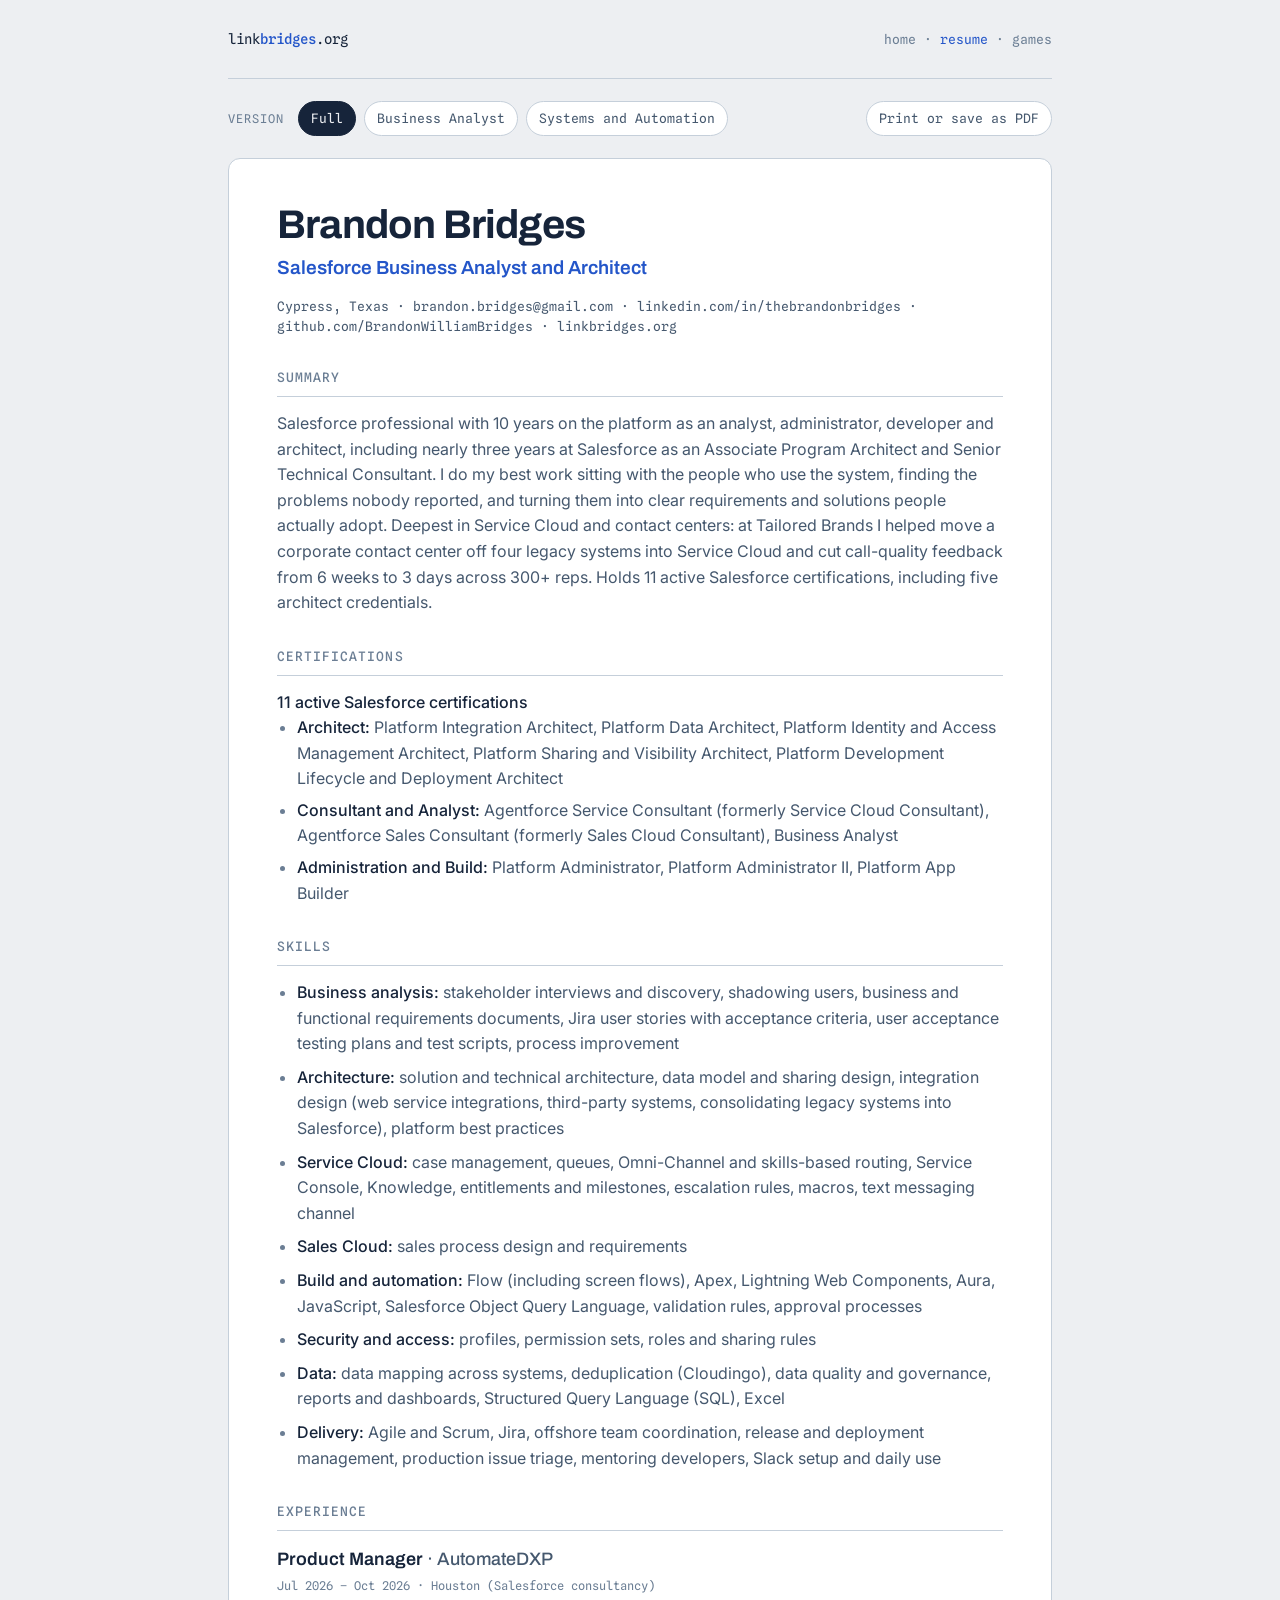
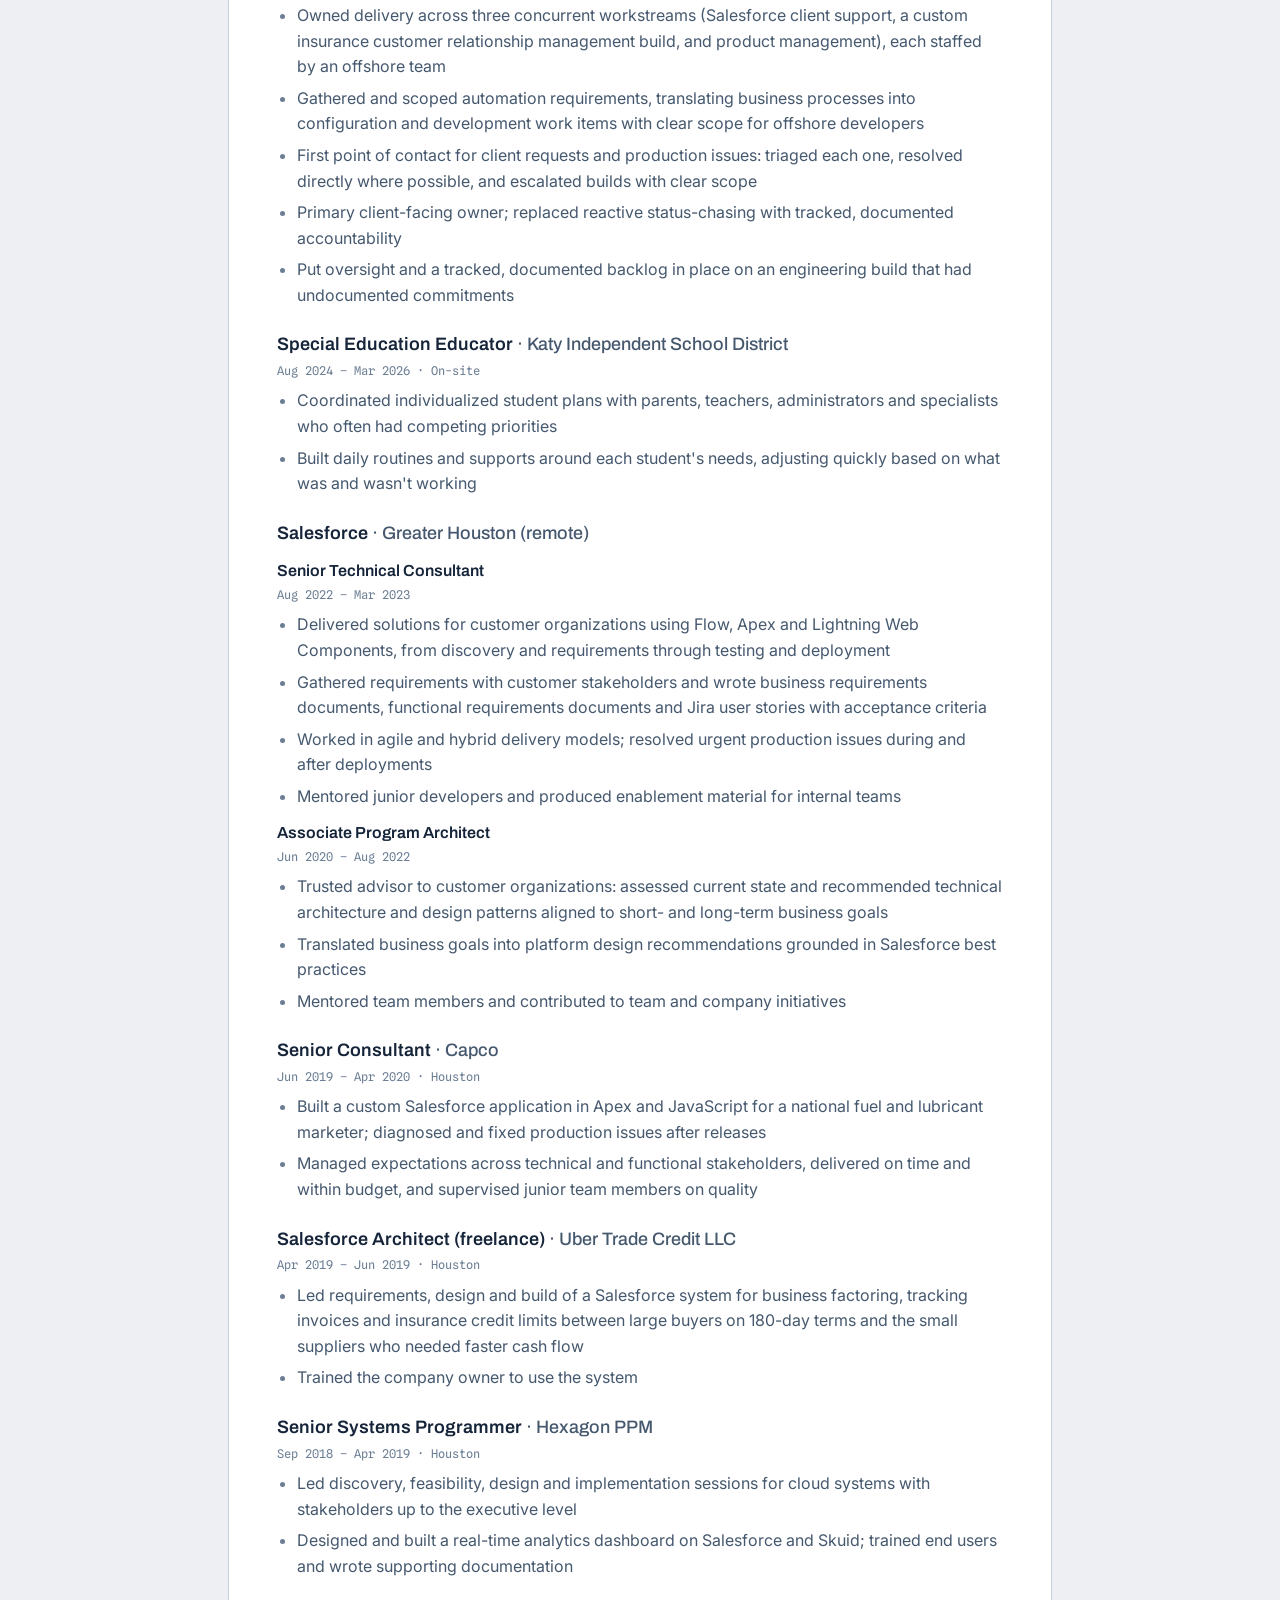
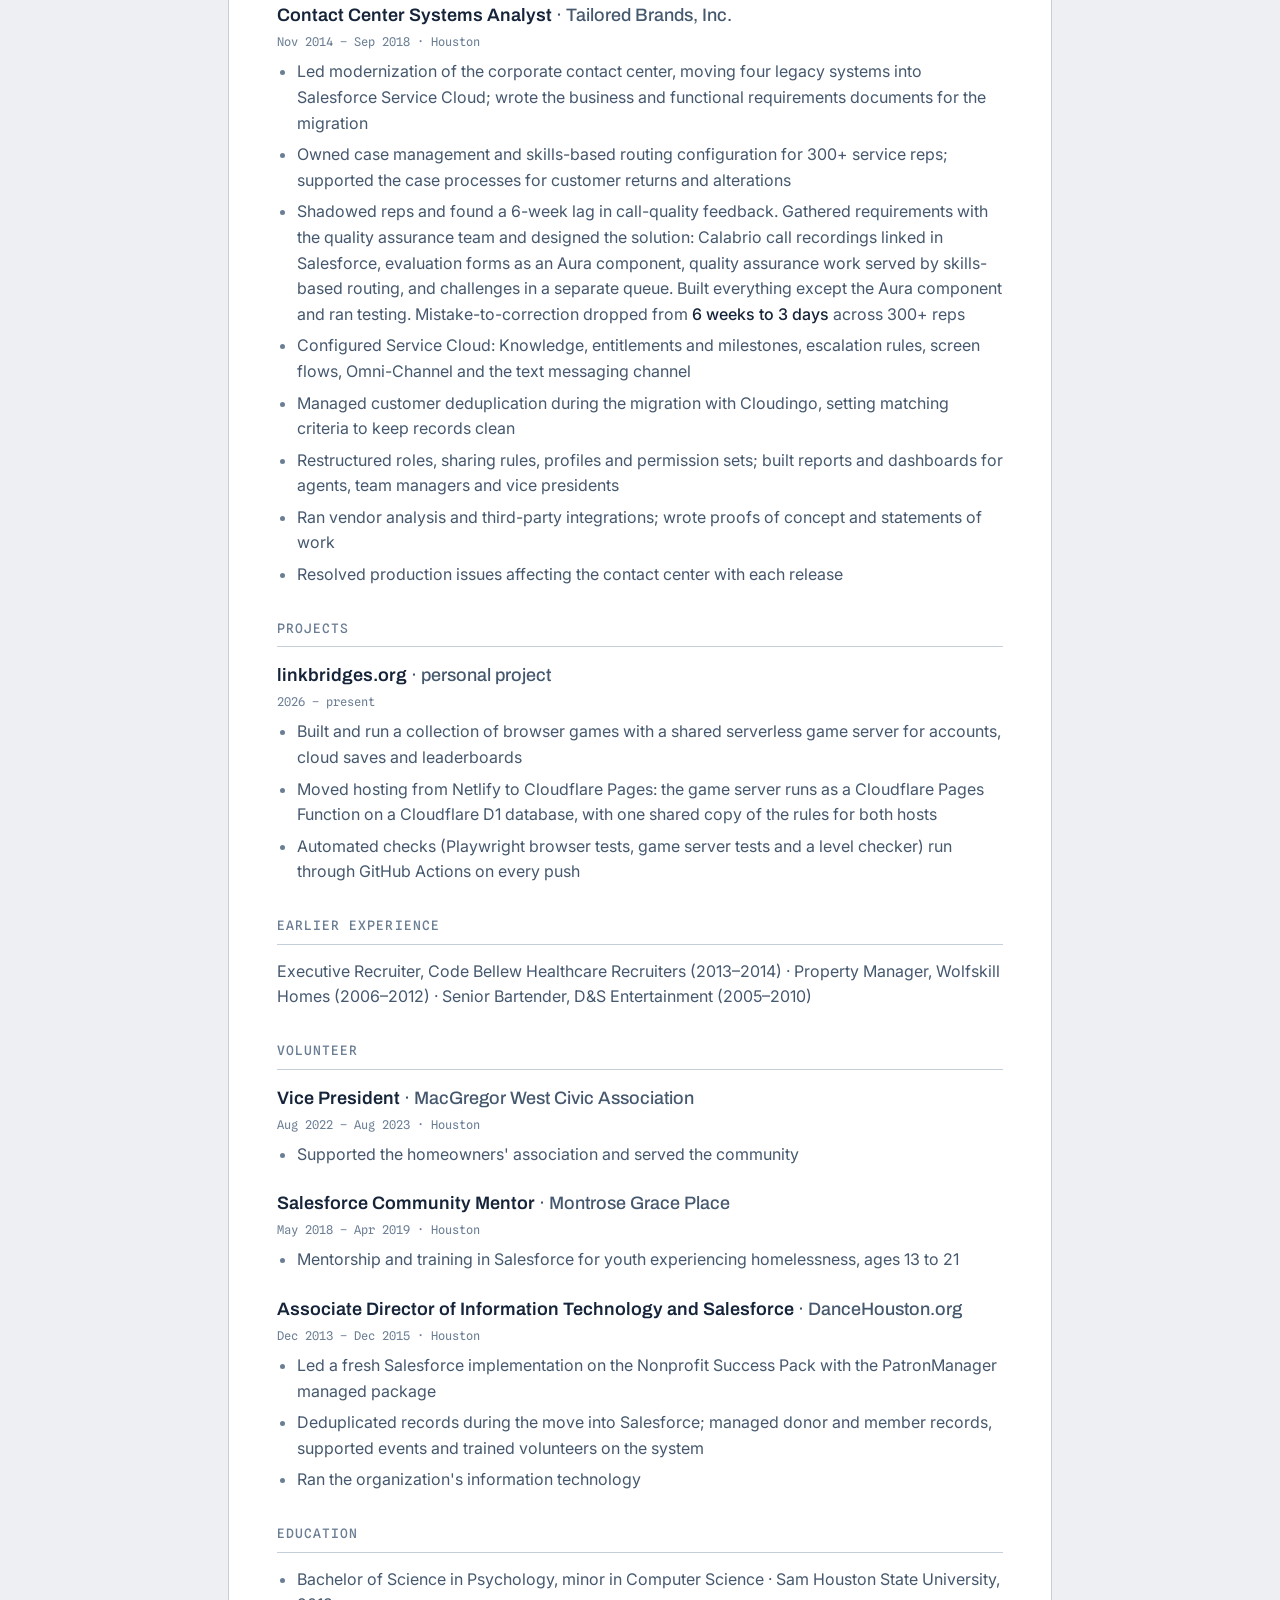
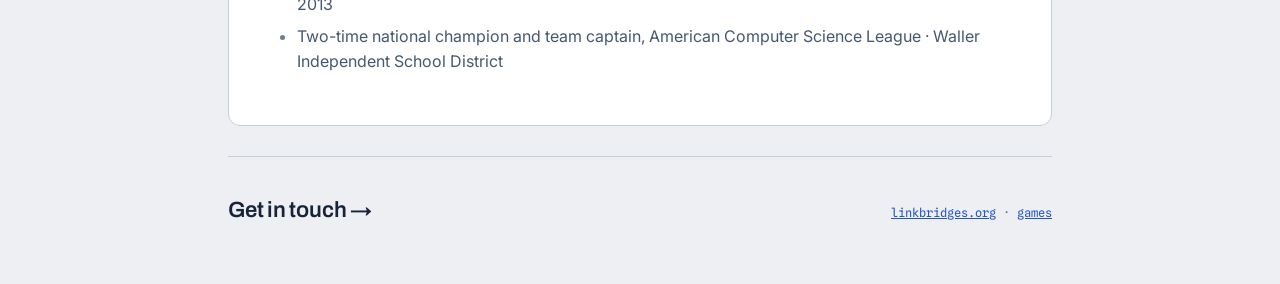
<file: index.html>
<!DOCTYPE html>
<html lang="en">
<head>
<meta charset="UTF-8" />
<meta name="viewport" content="width=device-width, initial-scale=1.0" />
<title>Resume · Brandon Bridges</title>
<meta name="description" content="Brandon Bridges, Salesforce Business Analyst and Architect. Resume." />
<link rel="preconnect" href="https://fonts.googleapis.com" />
<link rel="preconnect" href="https://fonts.gstatic.com" crossorigin />
<link href="https://fonts.googleapis.com/css2?family=Archivo:wght@500;600;700&family=Inter:wght@400;500&family=Spline+Sans+Mono:wght@400;500&display=swap" rel="stylesheet" />
<link rel="stylesheet" href="/assets/site.css" />
</head>
<body>
  <div class="wrap">
    <div class="topbar">
      <a class="wordmark" href="/">link<b>bridges</b>.org</a>
      <nav><a href="/">home</a> · <a href="/resume/" aria-current="page">resume</a> · <a href="/games/">games</a></nav>
    </div>

    <div class="versions">
      <span class="label">Version</span>
      <a class="pill" href="/resume/" aria-current="page">Full</a><a class="pill" href="/resume/business-analyst/">Business Analyst</a><a class="pill" href="/resume/systems-automation/">Systems and Automation</a>
      <button class="pill print-btn" onclick="window.print()">Print or save as PDF</button>
    </div>

    <article class="resume">
      <header>
        <h1>Brandon Bridges</h1>
        <div class="role">Salesforce Business Analyst and Architect</div>
        <div class="contact-line">Cypress, Texas · <a href="mailto:brandon.bridges@gmail.com">brandon.bridges@gmail.com</a> · <a href="https://linkedin.com/in/thebrandonbridges">linkedin.com/in/thebrandonbridges</a> · <a href="https://github.com/BrandonWilliamBridges">github.com/BrandonWilliamBridges</a> · <a href="https://linkbridges.org">linkbridges.org</a></div>
      </header>

      <section>
        <h2>Summary</h2>
        <p>Salesforce professional with 10 years on the platform as an analyst, administrator, developer and architect, including nearly three years at Salesforce as an Associate Program Architect and Senior Technical Consultant. I do my best work sitting with the people who use the system, finding the problems nobody reported, and turning them into clear requirements and solutions people actually adopt. Deepest in Service Cloud and contact centers: at Tailored Brands I helped move a corporate contact center off four legacy systems into Service Cloud and cut call-quality feedback from 6 weeks to 3 days across 300+ reps. Holds 11 active Salesforce certifications, including five architect credentials.</p>
      </section>
      <section>
        <h2>Certifications</h2>
        <p><strong>11 active Salesforce certifications</strong></p>
        <ul>
          <li><strong>Architect:</strong> Platform Integration Architect, Platform Data Architect, Platform Identity and Access Management Architect, Platform Sharing and Visibility Architect, Platform Development Lifecycle and Deployment Architect</li>
          <li><strong>Consultant and Analyst:</strong> Agentforce Service Consultant (formerly Service Cloud Consultant), Agentforce Sales Consultant (formerly Sales Cloud Consultant), Business Analyst</li>
          <li><strong>Administration and Build:</strong> Platform Administrator, Platform Administrator II, Platform App Builder</li>
        </ul>
      </section>
      <section>
        <h2>Skills</h2>
        <ul class="skills">
          <li><strong>Business analysis:</strong> stakeholder interviews and discovery, shadowing users, business and functional requirements documents, Jira user stories with acceptance criteria, user acceptance testing plans and test scripts, process improvement</li>
          <li><strong>Architecture:</strong> solution and technical architecture, data model and sharing design, integration design (web service integrations, third-party systems, consolidating legacy systems into Salesforce), platform best practices</li>
          <li><strong>Service Cloud:</strong> case management, queues, Omni-Channel and skills-based routing, Service Console, Knowledge, entitlements and milestones, escalation rules, macros, text messaging channel</li>
          <li><strong>Sales Cloud:</strong> sales process design and requirements</li>
          <li><strong>Build and automation:</strong> Flow (including screen flows), Apex, Lightning Web Components, Aura, JavaScript, Salesforce Object Query Language, validation rules, approval processes</li>
          <li><strong>Security and access:</strong> profiles, permission sets, roles and sharing rules</li>
          <li><strong>Data:</strong> data mapping across systems, deduplication (Cloudingo), data quality and governance, reports and dashboards, Structured Query Language (SQL), Excel</li>
          <li><strong>Delivery:</strong> Agile and Scrum, Jira, offshore team coordination, release and deployment management, production issue triage, mentoring developers, Slack setup and daily use</li>
        </ul>
      </section>
      <section>
        <h2>Experience</h2>
        <div class="job">
          <h3>Product Manager <span class="org">· AutomateDXP</span></h3>
          <div class="when">Jul 2026 – Oct 2026 · Houston (Salesforce consultancy)</div>
        <ul>
          <li>Owned delivery across three concurrent workstreams (Salesforce client support, a custom insurance customer relationship management build, and product management), each staffed by an offshore team</li>
          <li>Gathered and scoped automation requirements, translating business processes into configuration and development work items with clear scope for offshore developers</li>
          <li>First point of contact for client requests and production issues: triaged each one, resolved directly where possible, and escalated builds with clear scope</li>
          <li>Primary client-facing owner; replaced reactive status-chasing with tracked, documented accountability</li>
          <li>Put oversight and a tracked, documented backlog in place on an engineering build that had undocumented commitments</li>
        </ul>
        </div>
        <div class="job">
          <h3>Special Education Educator <span class="org">· Katy Independent School District</span></h3>
          <div class="when">Aug 2024 – Mar 2026 · On-site</div>
        <ul>
          <li>Coordinated individualized student plans with parents, teachers, administrators and specialists who often had competing priorities</li>
          <li>Built daily routines and supports around each student's needs, adjusting quickly based on what was and wasn't working</li>
        </ul>
        </div>
        <div class="job">
          <h3>Salesforce <span class="org">· Greater Houston (remote)</span></h3>
          <h4>Senior Technical Consultant</h4>
          <div class="when">Aug 2022 – Mar 2023</div>
        <ul>
          <li>Delivered solutions for customer organizations using Flow, Apex and Lightning Web Components, from discovery and requirements through testing and deployment</li>
          <li>Gathered requirements with customer stakeholders and wrote business requirements documents, functional requirements documents and Jira user stories with acceptance criteria</li>
          <li>Worked in agile and hybrid delivery models; resolved urgent production issues during and after deployments</li>
          <li>Mentored junior developers and produced enablement material for internal teams</li>
        </ul>
          <h4>Associate Program Architect</h4>
          <div class="when">Jun 2020 – Aug 2022</div>
        <ul>
          <li>Trusted advisor to customer organizations: assessed current state and recommended technical architecture and design patterns aligned to short- and long-term business goals</li>
          <li>Translated business goals into platform design recommendations grounded in Salesforce best practices</li>
          <li>Mentored team members and contributed to team and company initiatives</li>
        </ul>
        </div>
        <div class="job">
          <h3>Senior Consultant <span class="org">· Capco</span></h3>
          <div class="when">Jun 2019 – Apr 2020 · Houston</div>
        <ul>
          <li>Built a custom Salesforce application in Apex and JavaScript for a national fuel and lubricant marketer; diagnosed and fixed production issues after releases</li>
          <li>Managed expectations across technical and functional stakeholders, delivered on time and within budget, and supervised junior team members on quality</li>
        </ul>
        </div>
        <div class="job">
          <h3>Salesforce Architect (freelance) <span class="org">· Uber Trade Credit LLC</span></h3>
          <div class="when">Apr 2019 – Jun 2019 · Houston</div>
        <ul>
          <li>Led requirements, design and build of a Salesforce system for business factoring, tracking invoices and insurance credit limits between large buyers on 180-day terms and the small suppliers who needed faster cash flow</li>
          <li>Trained the company owner to use the system</li>
        </ul>
        </div>
        <div class="job">
          <h3>Senior Systems Programmer <span class="org">· Hexagon PPM</span></h3>
          <div class="when">Sep 2018 – Apr 2019 · Houston</div>
        <ul>
          <li>Led discovery, feasibility, design and implementation sessions for cloud systems with stakeholders up to the executive level</li>
          <li>Designed and built a real-time analytics dashboard on Salesforce and Skuid; trained end users and wrote supporting documentation</li>
        </ul>
        </div>
        <div class="job">
          <h3>Contact Center Systems Analyst <span class="org">· Tailored Brands, Inc.</span></h3>
          <div class="when">Nov 2014 – Sep 2018 · Houston</div>
        <ul>
          <li>Led modernization of the corporate contact center, moving four legacy systems into Salesforce Service Cloud; wrote the business and functional requirements documents for the migration</li>
          <li>Owned case management and skills-based routing configuration for 300+ service reps; supported the case processes for customer returns and alterations</li>
          <li>Shadowed reps and found a 6-week lag in call-quality feedback. Gathered requirements with the quality assurance team and designed the solution: Calabrio call recordings linked in Salesforce, evaluation forms as an Aura component, quality assurance work served by skills-based routing, and challenges in a separate queue. Built everything except the Aura component and ran testing. Mistake-to-correction dropped from <span class="result">6 weeks to 3 days</span> across 300+ reps</li>
          <li>Configured Service Cloud: Knowledge, entitlements and milestones, escalation rules, screen flows, Omni-Channel and the text messaging channel</li>
          <li>Managed customer deduplication during the migration with Cloudingo, setting matching criteria to keep records clean</li>
          <li>Restructured roles, sharing rules, profiles and permission sets; built reports and dashboards for agents, team managers and vice presidents</li>
          <li>Ran vendor analysis and third-party integrations; wrote proofs of concept and statements of work</li>
          <li>Resolved production issues affecting the contact center with each release</li>
        </ul>
        </div>
      </section>
      <section>
        <h2>Projects</h2>
        <div class="job">
          <h3>linkbridges.org <span class="org">· personal project</span></h3>
          <div class="when">2026 – present</div>
        <ul>
          <li>Built and run a collection of browser games with a shared serverless game server for accounts, cloud saves and leaderboards</li>
          <li>Moved hosting from Netlify to Cloudflare Pages: the game server runs as a Cloudflare Pages Function on a Cloudflare D1 database, with one shared copy of the rules for both hosts</li>
          <li>Automated checks (Playwright browser tests, game server tests and a level checker) run through GitHub Actions on every push</li>
        </ul>
        </div>
      </section>
      <section>
        <h2>Earlier experience</h2>
        <p>Executive Recruiter, Code Bellew Healthcare Recruiters (2013–2014) · Property Manager, Wolfskill Homes (2006–2012) · Senior Bartender, D&amp;S Entertainment (2005–2010)</p>
      </section>
      <section>
        <h2>Volunteer</h2>
        <div class="job">
          <h3>Vice President <span class="org">· MacGregor West Civic Association</span></h3>
          <div class="when">Aug 2022 – Aug 2023 · Houston</div>
        <ul>
          <li>Supported the homeowners' association and served the community</li>
        </ul>
        </div>
        <div class="job">
          <h3>Salesforce Community Mentor <span class="org">· Montrose Grace Place</span></h3>
          <div class="when">May 2018 – Apr 2019 · Houston</div>
        <ul>
          <li>Mentorship and training in Salesforce for youth experiencing homelessness, ages 13 to 21</li>
        </ul>
        </div>
        <div class="job">
          <h3>Associate Director of Information Technology and Salesforce <span class="org">· DanceHouston.org</span></h3>
          <div class="when">Dec 2013 – Dec 2015 · Houston</div>
        <ul>
          <li>Led a fresh Salesforce implementation on the Nonprofit Success Pack with the PatronManager managed package</li>
          <li>Deduplicated records during the move into Salesforce; managed donor and member records, supported events and trained volunteers on the system</li>
          <li>Ran the organization's information technology</li>
        </ul>
        </div>
      </section>
      <section>
        <h2>Education</h2>
        <ul>
          <li>Bachelor of Science in Psychology, minor in Computer Science · Sam Houston State University, 2013</li>
          <li>Two-time national champion and team captain, American Computer Science League · Waller Independent School District</li>
        </ul>
      </section>
    </article>

    <footer>
      <div class="contact"><a href="mailto:brandon.bridges@gmail.com">Get in touch →</a></div>
      <div class="meta"><a href="/">linkbridges.org</a> · <a href="/games/">games</a></div>
    </footer>
  </div>
</body>
</html>
</file>
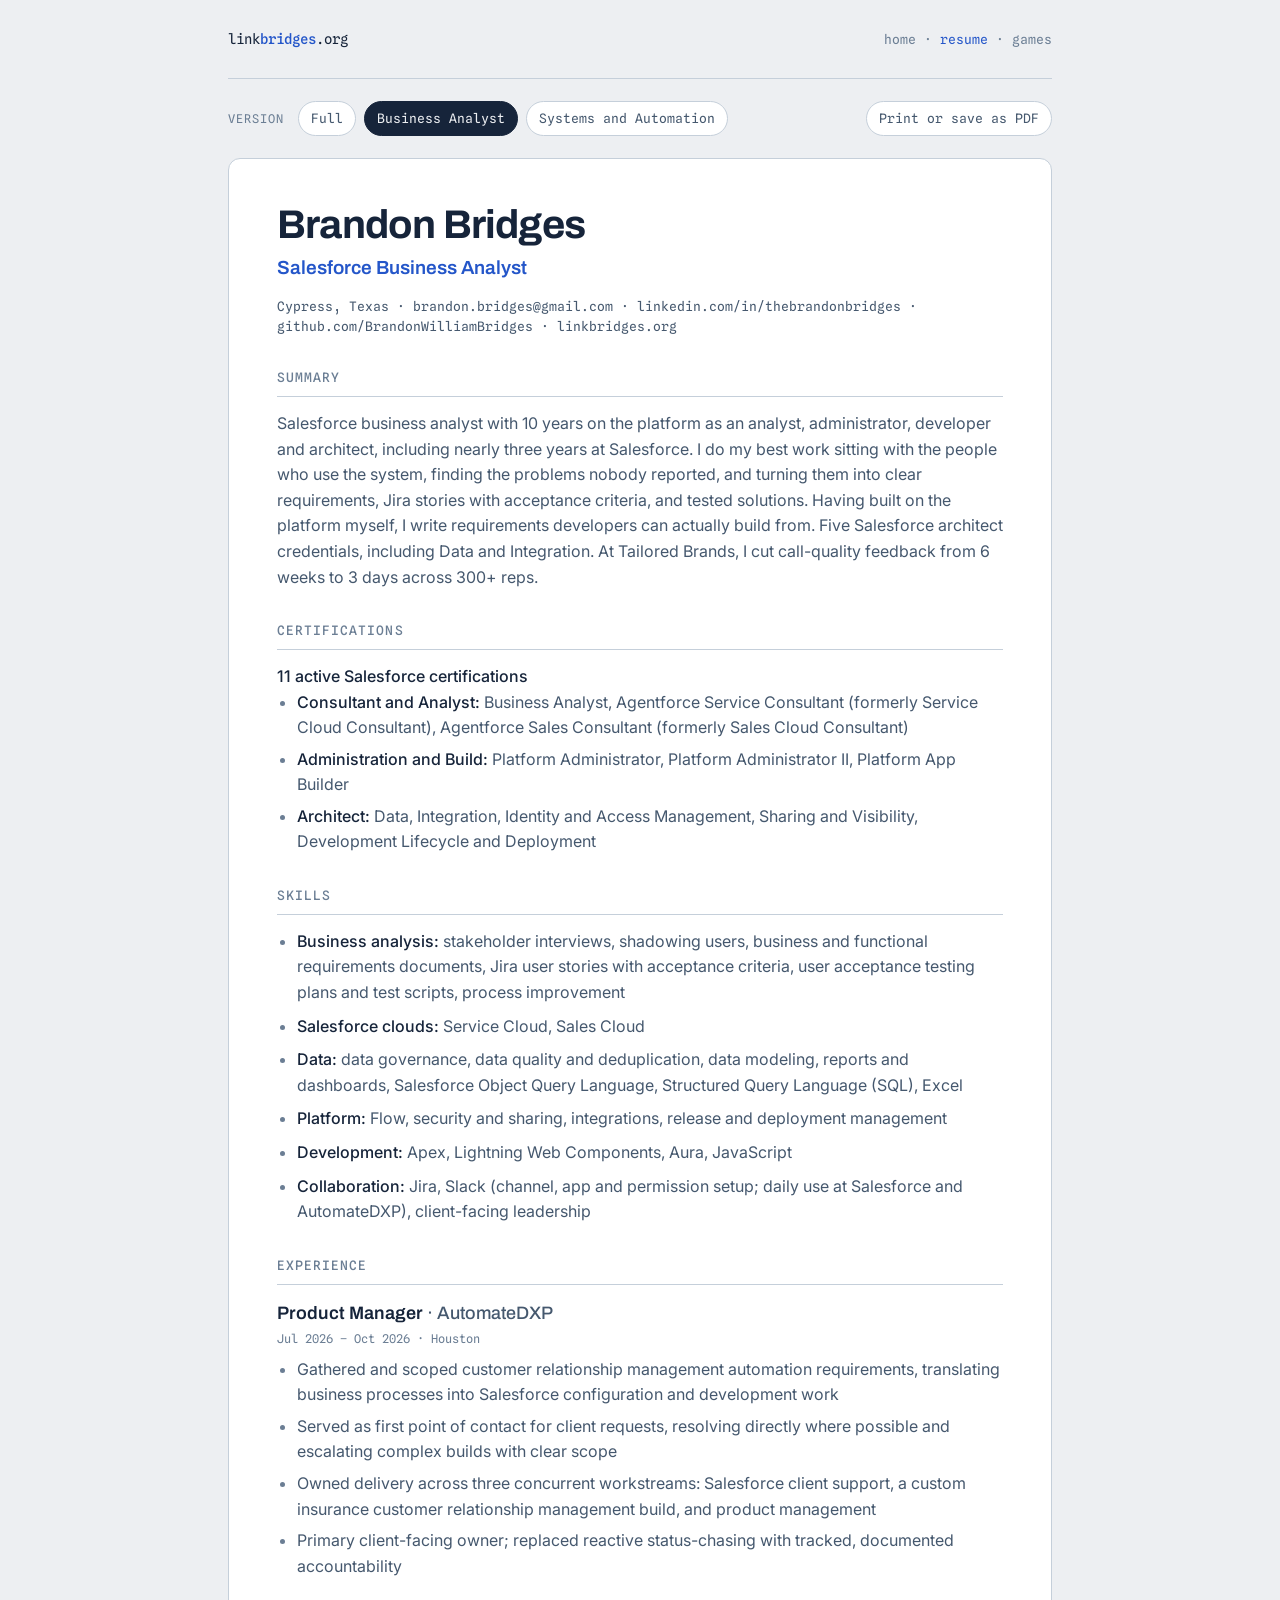
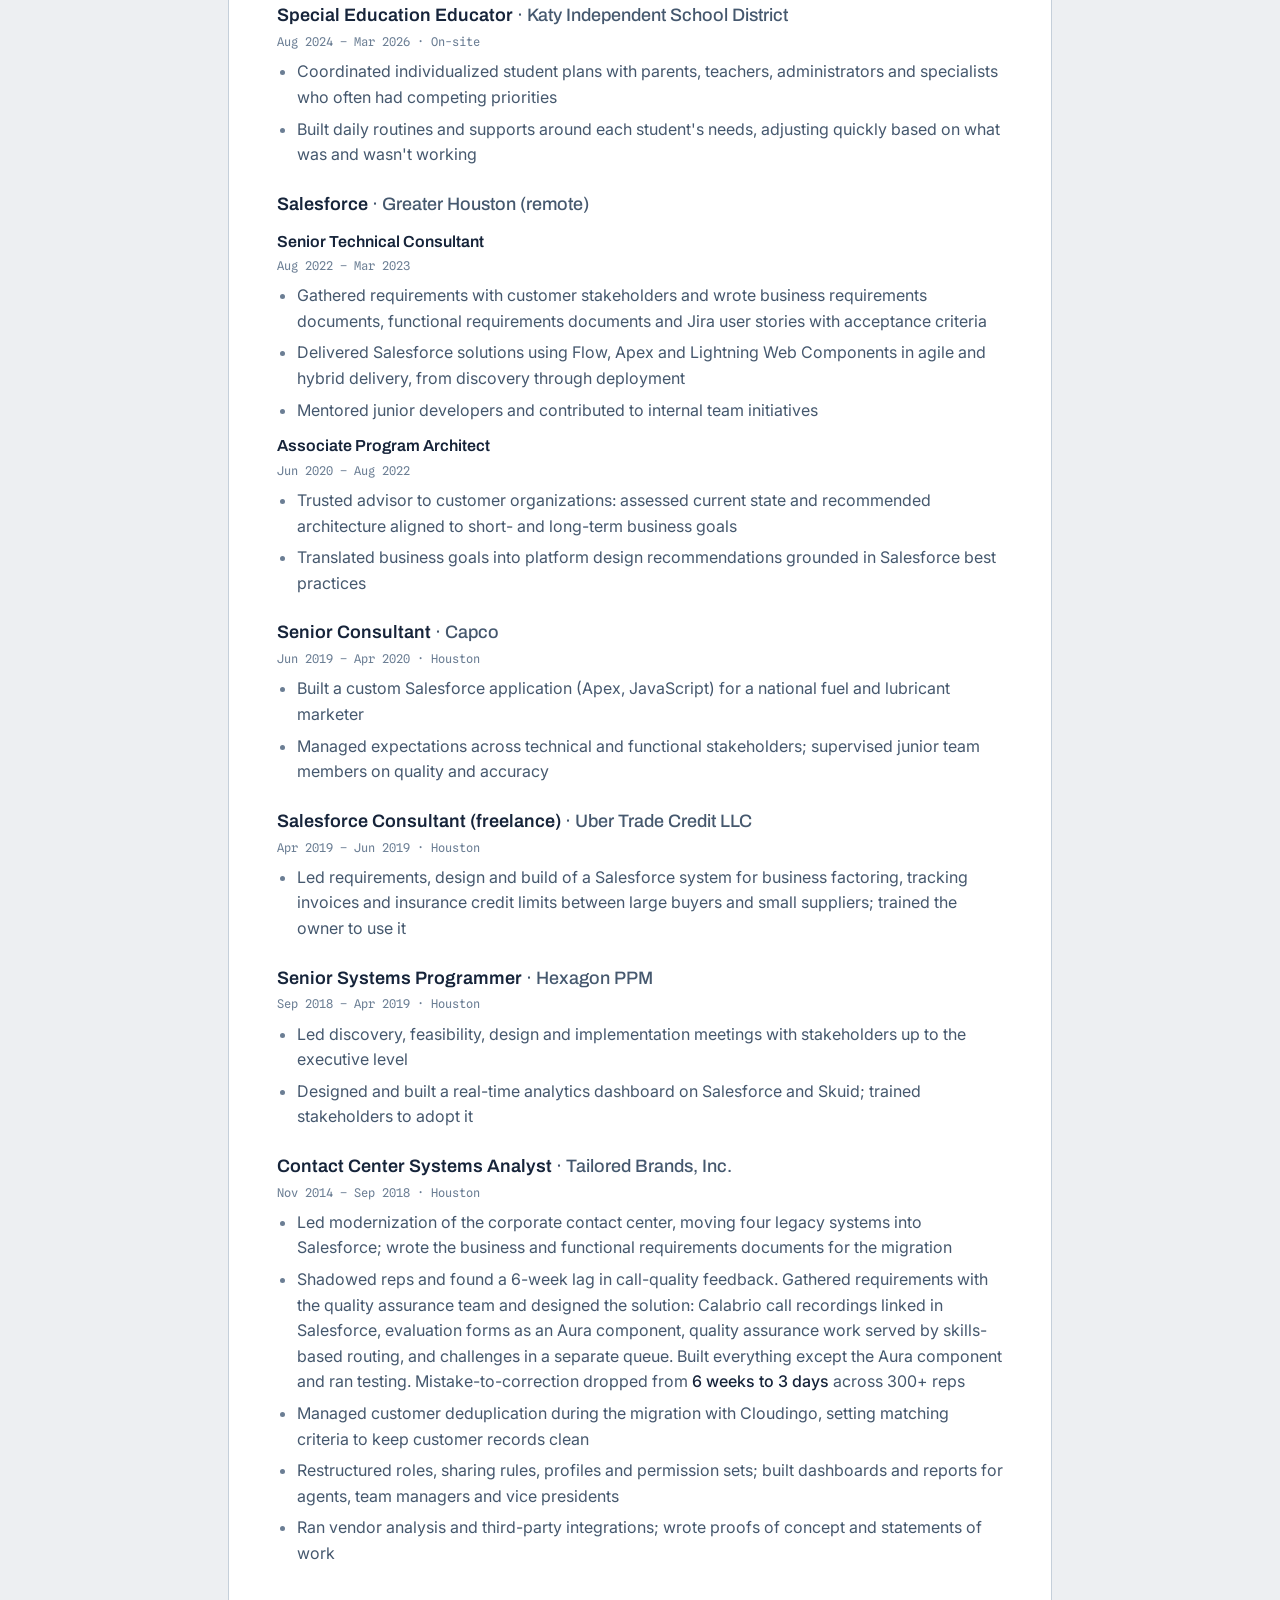
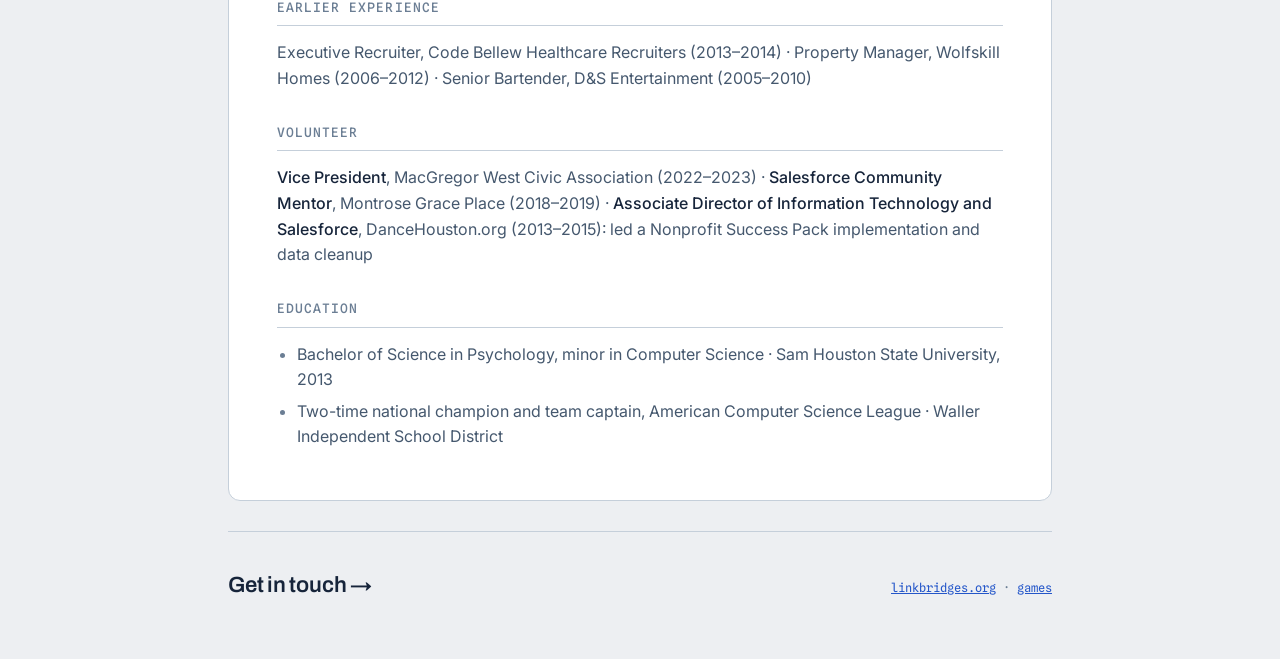
<file: business-analyst/index.html>
<!DOCTYPE html>
<html lang="en">
<head>
<meta charset="UTF-8" />
<meta name="viewport" content="width=device-width, initial-scale=1.0" />
<title>Business Analyst Resume · Brandon Bridges</title>
<meta name="description" content="Brandon Bridges, Salesforce Business Analyst. Resume." />
<link rel="preconnect" href="https://fonts.googleapis.com" />
<link rel="preconnect" href="https://fonts.gstatic.com" crossorigin />
<link href="https://fonts.googleapis.com/css2?family=Archivo:wght@500;600;700&family=Inter:wght@400;500&family=Spline+Sans+Mono:wght@400;500&display=swap" rel="stylesheet" />
<link rel="stylesheet" href="/assets/site.css" />
</head>
<body>
  <div class="wrap">
    <div class="topbar">
      <a class="wordmark" href="/">link<b>bridges</b>.org</a>
      <nav><a href="/">home</a> · <a href="/resume/" aria-current="page">resume</a> · <a href="/games/">games</a></nav>
    </div>

    <div class="versions">
      <span class="label">Version</span>
      <a class="pill" href="/resume/">Full</a><a class="pill" href="/resume/business-analyst/" aria-current="page">Business Analyst</a><a class="pill" href="/resume/systems-automation/">Systems and Automation</a>
      <button class="pill print-btn" onclick="window.print()">Print or save as PDF</button>
    </div>

    <article class="resume">
      <header>
        <h1>Brandon Bridges</h1>
        <div class="role">Salesforce Business Analyst</div>
        <div class="contact-line">Cypress, Texas · <a href="mailto:brandon.bridges@gmail.com">brandon.bridges@gmail.com</a> · <a href="https://linkedin.com/in/thebrandonbridges">linkedin.com/in/thebrandonbridges</a> · <a href="https://github.com/BrandonWilliamBridges">github.com/BrandonWilliamBridges</a> · <a href="https://linkbridges.org">linkbridges.org</a></div>
      </header>

      <section>
        <h2>Summary</h2>
        <p>Salesforce business analyst with 10 years on the platform as an analyst, administrator, developer and architect, including nearly three years at Salesforce. I do my best work sitting with the people who use the system, finding the problems nobody reported, and turning them into clear requirements, Jira stories with acceptance criteria, and tested solutions. Having built on the platform myself, I write requirements developers can actually build from. Five Salesforce architect credentials, including Data and Integration. At Tailored Brands, I cut call-quality feedback from 6 weeks to 3 days across 300+ reps.</p>
      </section>
      <section>
        <h2>Certifications</h2>
        <p><strong>11 active Salesforce certifications</strong></p>
        <ul>
          <li><strong>Consultant and Analyst:</strong> Business Analyst, Agentforce Service Consultant (formerly Service Cloud Consultant), Agentforce Sales Consultant (formerly Sales Cloud Consultant)</li>
          <li><strong>Administration and Build:</strong> Platform Administrator, Platform Administrator II, Platform App Builder</li>
          <li><strong>Architect:</strong> Data, Integration, Identity and Access Management, Sharing and Visibility, Development Lifecycle and Deployment</li>
        </ul>
      </section>
      <section>
        <h2>Skills</h2>
        <ul class="skills">
          <li><strong>Business analysis:</strong> stakeholder interviews, shadowing users, business and functional requirements documents, Jira user stories with acceptance criteria, user acceptance testing plans and test scripts, process improvement</li>
          <li><strong>Salesforce clouds:</strong> Service Cloud, Sales Cloud</li>
          <li><strong>Data:</strong> data governance, data quality and deduplication, data modeling, reports and dashboards, Salesforce Object Query Language, Structured Query Language (SQL), Excel</li>
          <li><strong>Platform:</strong> Flow, security and sharing, integrations, release and deployment management</li>
          <li><strong>Development:</strong> Apex, Lightning Web Components, Aura, JavaScript</li>
          <li><strong>Collaboration:</strong> Jira, Slack (channel, app and permission setup; daily use at Salesforce and AutomateDXP), client-facing leadership</li>
        </ul>
      </section>
      <section>
        <h2>Experience</h2>
        <div class="job">
          <h3>Product Manager <span class="org">· AutomateDXP</span></h3>
          <div class="when">Jul 2026 – Oct 2026 · Houston</div>
        <ul>
          <li>Gathered and scoped customer relationship management automation requirements, translating business processes into Salesforce configuration and development work</li>
          <li>Served as first point of contact for client requests, resolving directly where possible and escalating complex builds with clear scope</li>
          <li>Owned delivery across three concurrent workstreams: Salesforce client support, a custom insurance customer relationship management build, and product management</li>
          <li>Primary client-facing owner; replaced reactive status-chasing with tracked, documented accountability</li>
        </ul>
        </div>
        <div class="job">
          <h3>Special Education Educator <span class="org">· Katy Independent School District</span></h3>
          <div class="when">Aug 2024 – Mar 2026 · On-site</div>
        <ul>
          <li>Coordinated individualized student plans with parents, teachers, administrators and specialists who often had competing priorities</li>
          <li>Built daily routines and supports around each student's needs, adjusting quickly based on what was and wasn't working</li>
        </ul>
        </div>
        <div class="job">
          <h3>Salesforce <span class="org">· Greater Houston (remote)</span></h3>
          <h4>Senior Technical Consultant</h4>
          <div class="when">Aug 2022 – Mar 2023</div>
        <ul>
          <li>Gathered requirements with customer stakeholders and wrote business requirements documents, functional requirements documents and Jira user stories with acceptance criteria</li>
          <li>Delivered Salesforce solutions using Flow, Apex and Lightning Web Components in agile and hybrid delivery, from discovery through deployment</li>
          <li>Mentored junior developers and contributed to internal team initiatives</li>
        </ul>
          <h4>Associate Program Architect</h4>
          <div class="when">Jun 2020 – Aug 2022</div>
        <ul>
          <li>Trusted advisor to customer organizations: assessed current state and recommended architecture aligned to short- and long-term business goals</li>
          <li>Translated business goals into platform design recommendations grounded in Salesforce best practices</li>
        </ul>
        </div>
        <div class="job">
          <h3>Senior Consultant <span class="org">· Capco</span></h3>
          <div class="when">Jun 2019 – Apr 2020 · Houston</div>
        <ul>
          <li>Built a custom Salesforce application (Apex, JavaScript) for a national fuel and lubricant marketer</li>
          <li>Managed expectations across technical and functional stakeholders; supervised junior team members on quality and accuracy</li>
        </ul>
        </div>
        <div class="job">
          <h3>Salesforce Consultant (freelance) <span class="org">· Uber Trade Credit LLC</span></h3>
          <div class="when">Apr 2019 – Jun 2019 · Houston</div>
        <ul>
          <li>Led requirements, design and build of a Salesforce system for business factoring, tracking invoices and insurance credit limits between large buyers and small suppliers; trained the owner to use it</li>
        </ul>
        </div>
        <div class="job">
          <h3>Senior Systems Programmer <span class="org">· Hexagon PPM</span></h3>
          <div class="when">Sep 2018 – Apr 2019 · Houston</div>
        <ul>
          <li>Led discovery, feasibility, design and implementation meetings with stakeholders up to the executive level</li>
          <li>Designed and built a real-time analytics dashboard on Salesforce and Skuid; trained stakeholders to adopt it</li>
        </ul>
        </div>
        <div class="job">
          <h3>Contact Center Systems Analyst <span class="org">· Tailored Brands, Inc.</span></h3>
          <div class="when">Nov 2014 – Sep 2018 · Houston</div>
        <ul>
          <li>Led modernization of the corporate contact center, moving four legacy systems into Salesforce; wrote the business and functional requirements documents for the migration</li>
          <li>Shadowed reps and found a 6-week lag in call-quality feedback. Gathered requirements with the quality assurance team and designed the solution: Calabrio call recordings linked in Salesforce, evaluation forms as an Aura component, quality assurance work served by skills-based routing, and challenges in a separate queue. Built everything except the Aura component and ran testing. Mistake-to-correction dropped from <span class="result">6 weeks to 3 days</span> across 300+ reps</li>
          <li>Managed customer deduplication during the migration with Cloudingo, setting matching criteria to keep customer records clean</li>
          <li>Restructured roles, sharing rules, profiles and permission sets; built dashboards and reports for agents, team managers and vice presidents</li>
          <li>Ran vendor analysis and third-party integrations; wrote proofs of concept and statements of work</li>
        </ul>
        </div>
      </section>
      <section>
        <h2>Earlier experience</h2>
        <p>Executive Recruiter, Code Bellew Healthcare Recruiters (2013–2014) · Property Manager, Wolfskill Homes (2006–2012) · Senior Bartender, D&amp;S Entertainment (2005–2010)</p>
      </section>
      <section>
        <h2>Volunteer</h2>
        <p><strong>Vice President</strong>, MacGregor West Civic Association (2022–2023) · <strong>Salesforce Community Mentor</strong>, Montrose Grace Place (2018–2019) · <strong>Associate Director of Information Technology and Salesforce</strong>, DanceHouston.org (2013–2015): led a Nonprofit Success Pack implementation and data cleanup</p>
      </section>
      <section>
        <h2>Education</h2>
        <ul>
          <li>Bachelor of Science in Psychology, minor in Computer Science · Sam Houston State University, 2013</li>
          <li>Two-time national champion and team captain, American Computer Science League · Waller Independent School District</li>
        </ul>
      </section>
    </article>

    <footer>
      <div class="contact"><a href="mailto:brandon.bridges@gmail.com">Get in touch →</a></div>
      <div class="meta"><a href="/">linkbridges.org</a> · <a href="/games/">games</a></div>
    </footer>
  </div>
</body>
</html>
</file>
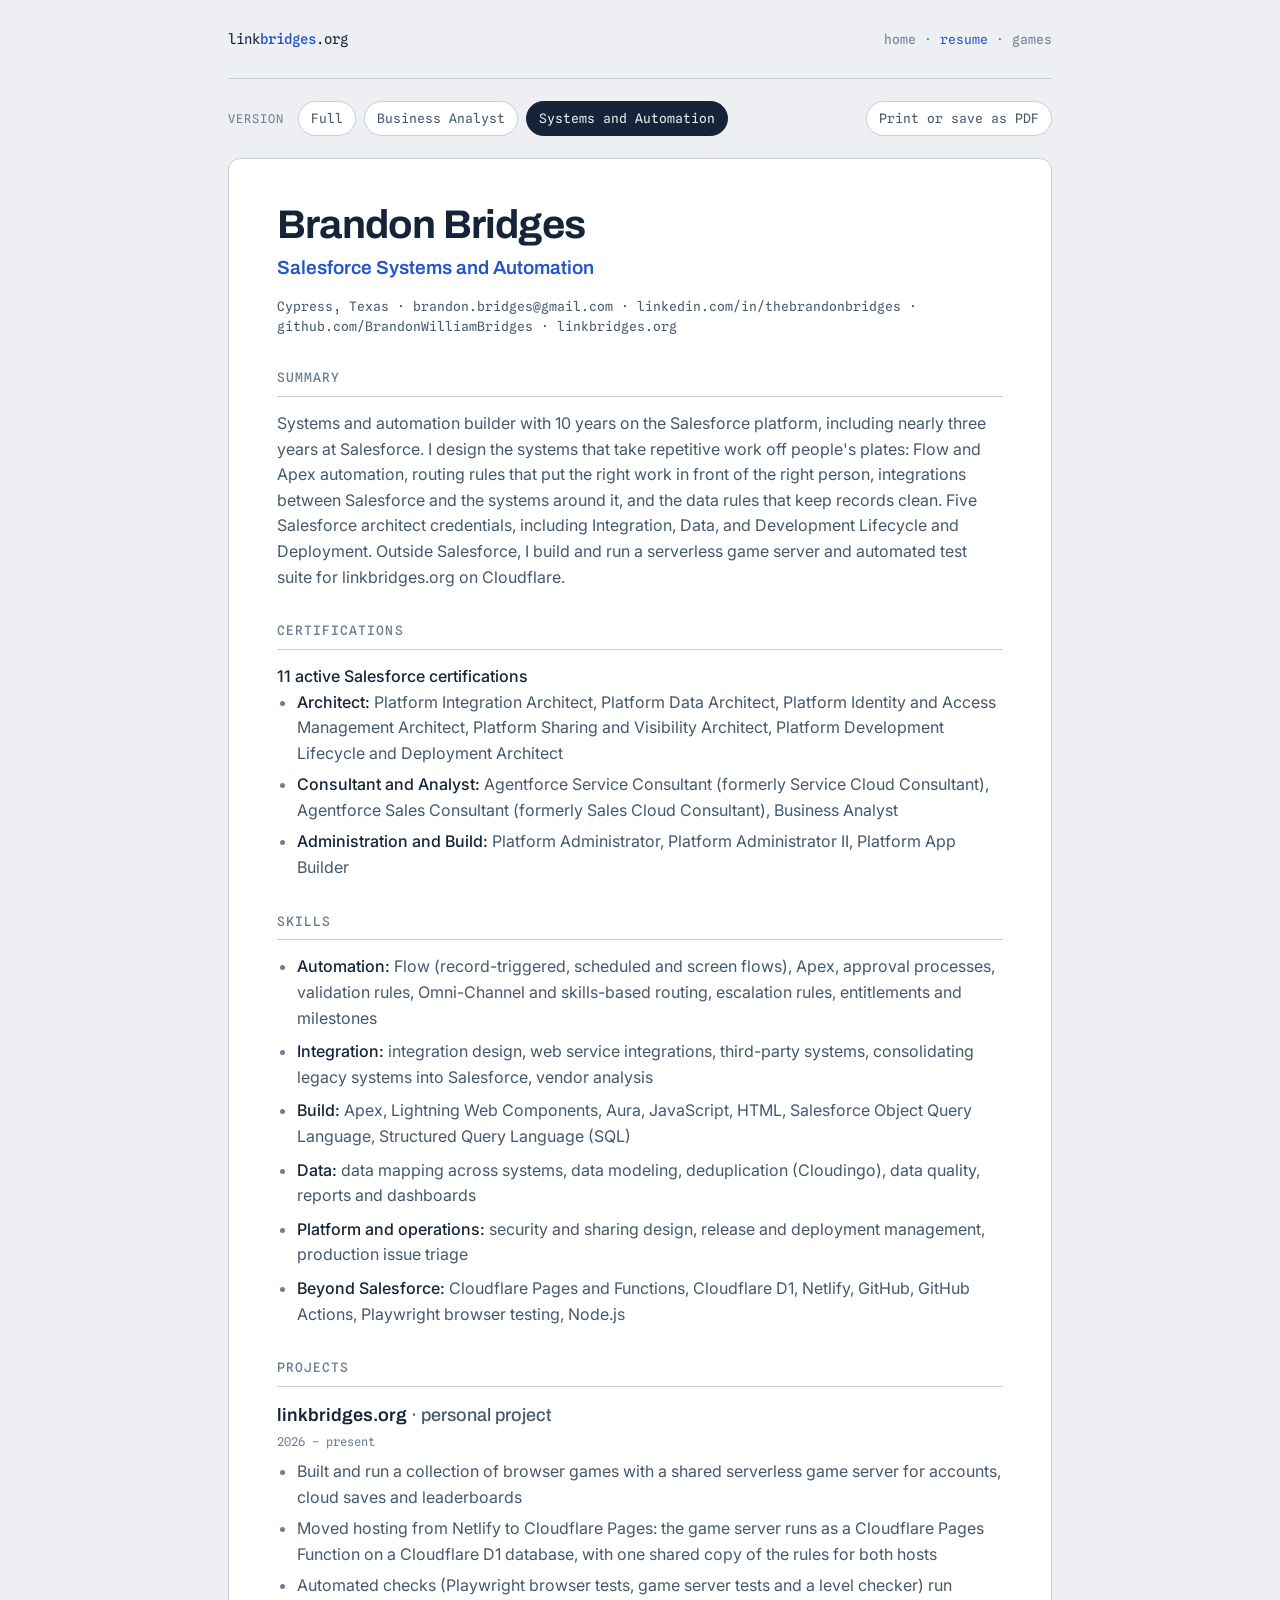
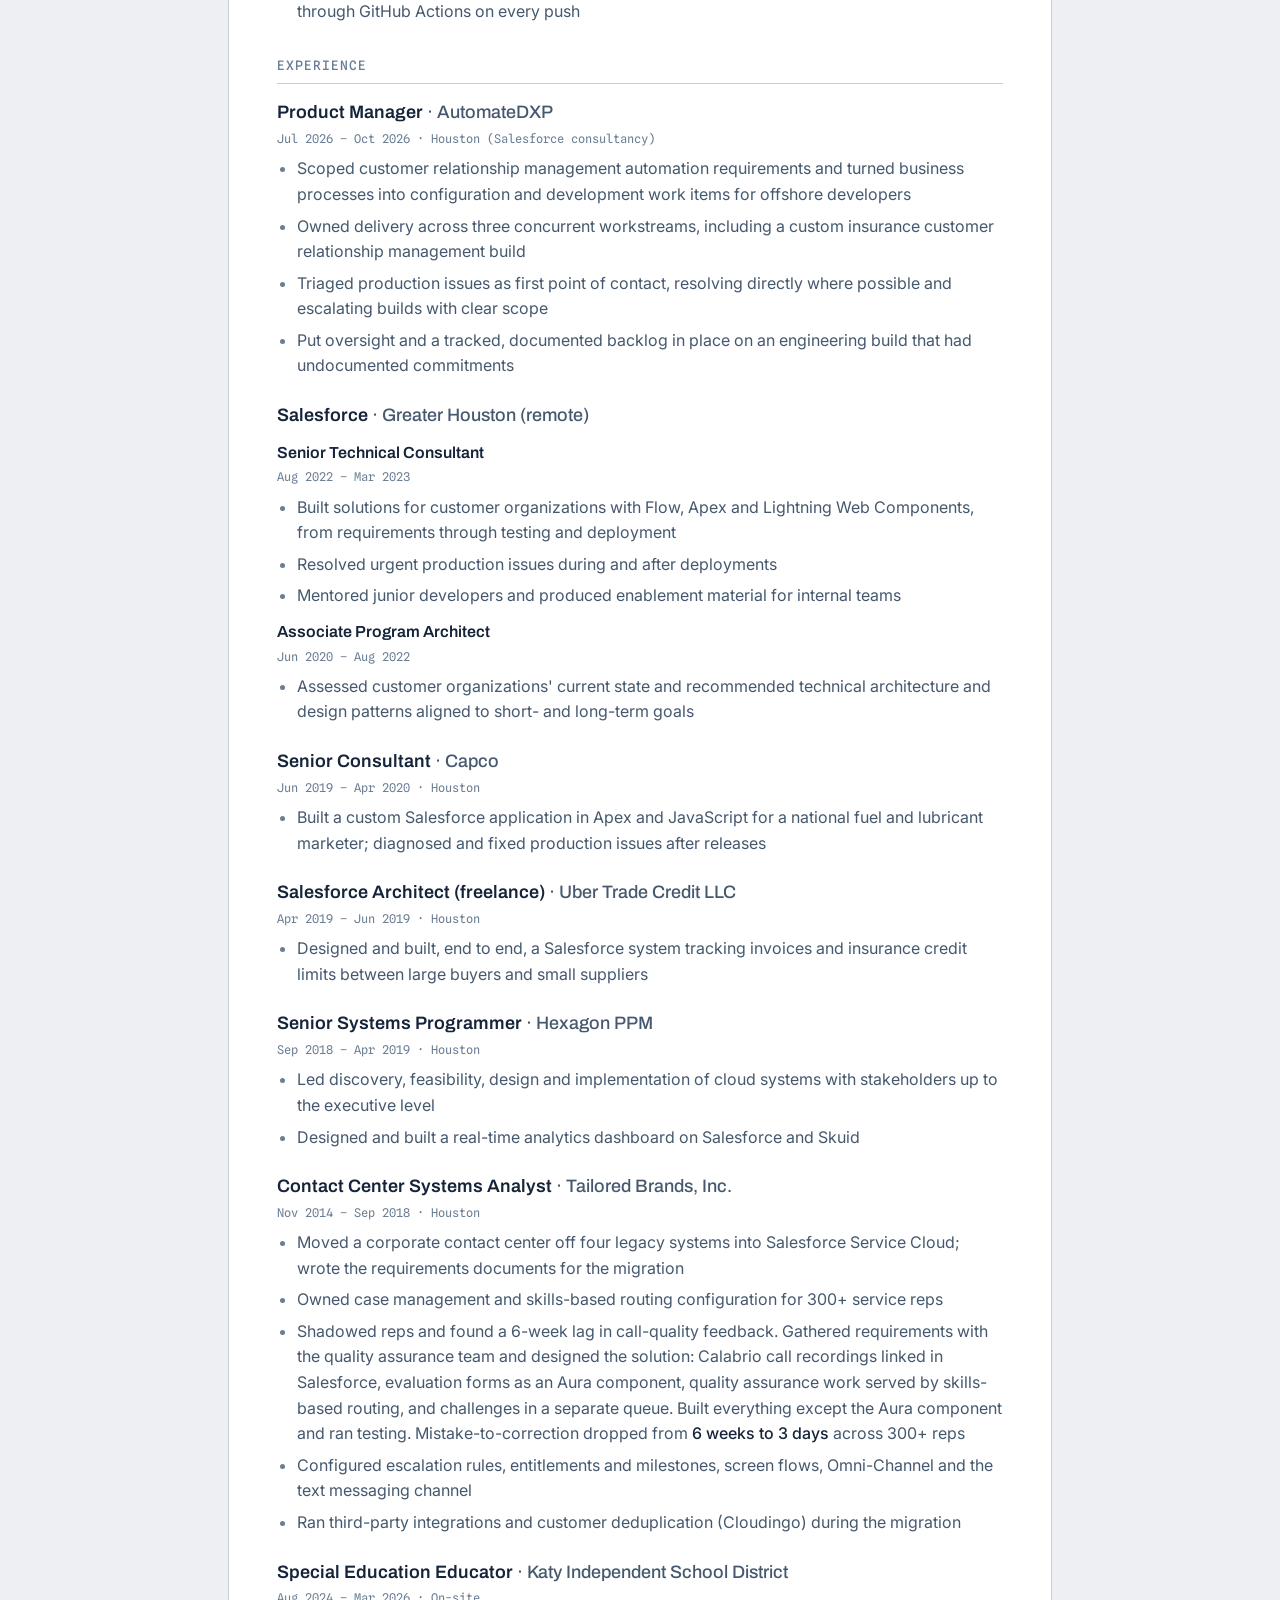
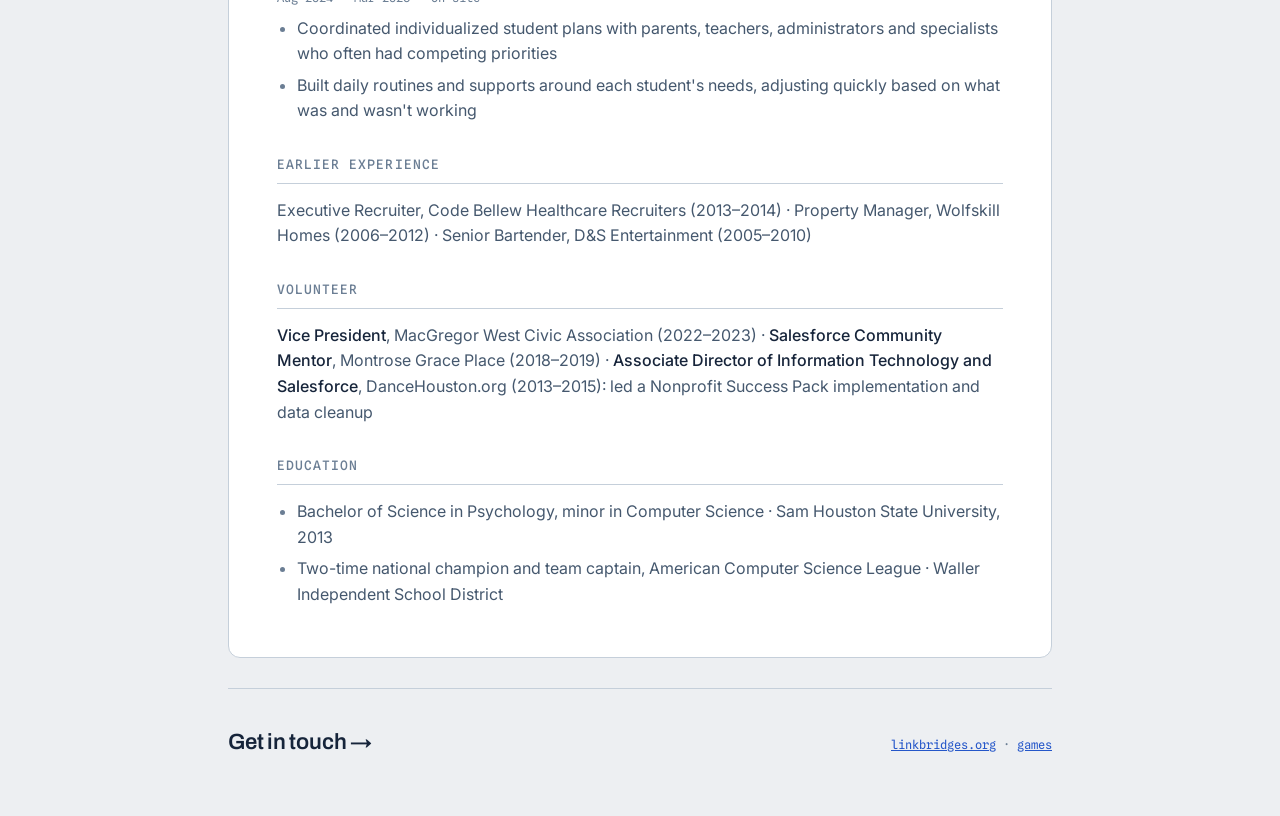
<file: systems-automation/index.html>
<!DOCTYPE html>
<html lang="en">
<head>
<meta charset="UTF-8" />
<meta name="viewport" content="width=device-width, initial-scale=1.0" />
<title>Systems and Automation Resume · Brandon Bridges</title>
<meta name="description" content="Brandon Bridges, Salesforce Systems and Automation. Resume." />
<link rel="preconnect" href="https://fonts.googleapis.com" />
<link rel="preconnect" href="https://fonts.gstatic.com" crossorigin />
<link href="https://fonts.googleapis.com/css2?family=Archivo:wght@500;600;700&family=Inter:wght@400;500&family=Spline+Sans+Mono:wght@400;500&display=swap" rel="stylesheet" />
<link rel="stylesheet" href="/assets/site.css" />
</head>
<body>
  <div class="wrap">
    <div class="topbar">
      <a class="wordmark" href="/">link<b>bridges</b>.org</a>
      <nav><a href="/">home</a> · <a href="/resume/" aria-current="page">resume</a> · <a href="/games/">games</a></nav>
    </div>

    <div class="versions">
      <span class="label">Version</span>
      <a class="pill" href="/resume/">Full</a><a class="pill" href="/resume/business-analyst/">Business Analyst</a><a class="pill" href="/resume/systems-automation/" aria-current="page">Systems and Automation</a>
      <button class="pill print-btn" onclick="window.print()">Print or save as PDF</button>
    </div>

    <article class="resume">
      <header>
        <h1>Brandon Bridges</h1>
        <div class="role">Salesforce Systems and Automation</div>
        <div class="contact-line">Cypress, Texas · <a href="mailto:brandon.bridges@gmail.com">brandon.bridges@gmail.com</a> · <a href="https://linkedin.com/in/thebrandonbridges">linkedin.com/in/thebrandonbridges</a> · <a href="https://github.com/BrandonWilliamBridges">github.com/BrandonWilliamBridges</a> · <a href="https://linkbridges.org">linkbridges.org</a></div>
      </header>

      <section>
        <h2>Summary</h2>
        <p>Systems and automation builder with 10 years on the Salesforce platform, including nearly three years at Salesforce. I design the systems that take repetitive work off people's plates: Flow and Apex automation, routing rules that put the right work in front of the right person, integrations between Salesforce and the systems around it, and the data rules that keep records clean. Five Salesforce architect credentials, including Integration, Data, and Development Lifecycle and Deployment. Outside Salesforce, I build and run a serverless game server and automated test suite for linkbridges.org on Cloudflare.</p>
      </section>
      <section>
        <h2>Certifications</h2>
        <p><strong>11 active Salesforce certifications</strong></p>
        <ul>
          <li><strong>Architect:</strong> Platform Integration Architect, Platform Data Architect, Platform Identity and Access Management Architect, Platform Sharing and Visibility Architect, Platform Development Lifecycle and Deployment Architect</li>
          <li><strong>Consultant and Analyst:</strong> Agentforce Service Consultant (formerly Service Cloud Consultant), Agentforce Sales Consultant (formerly Sales Cloud Consultant), Business Analyst</li>
          <li><strong>Administration and Build:</strong> Platform Administrator, Platform Administrator II, Platform App Builder</li>
        </ul>
      </section>
      <section>
        <h2>Skills</h2>
        <ul class="skills">
          <li><strong>Automation:</strong> Flow (record-triggered, scheduled and screen flows), Apex, approval processes, validation rules, Omni-Channel and skills-based routing, escalation rules, entitlements and milestones</li>
          <li><strong>Integration:</strong> integration design, web service integrations, third-party systems, consolidating legacy systems into Salesforce, vendor analysis</li>
          <li><strong>Build:</strong> Apex, Lightning Web Components, Aura, JavaScript, HTML, Salesforce Object Query Language, Structured Query Language (SQL)</li>
          <li><strong>Data:</strong> data mapping across systems, data modeling, deduplication (Cloudingo), data quality, reports and dashboards</li>
          <li><strong>Platform and operations:</strong> security and sharing design, release and deployment management, production issue triage</li>
          <li><strong>Beyond Salesforce:</strong> Cloudflare Pages and Functions, Cloudflare D1, Netlify, GitHub, GitHub Actions, Playwright browser testing, Node.js</li>
        </ul>
      </section>
      <section>
        <h2>Projects</h2>
        <div class="job">
          <h3>linkbridges.org <span class="org">· personal project</span></h3>
          <div class="when">2026 – present</div>
        <ul>
          <li>Built and run a collection of browser games with a shared serverless game server for accounts, cloud saves and leaderboards</li>
          <li>Moved hosting from Netlify to Cloudflare Pages: the game server runs as a Cloudflare Pages Function on a Cloudflare D1 database, with one shared copy of the rules for both hosts</li>
          <li>Automated checks (Playwright browser tests, game server tests and a level checker) run through GitHub Actions on every push</li>
        </ul>
        </div>
      </section>
      <section>
        <h2>Experience</h2>
        <div class="job">
          <h3>Product Manager <span class="org">· AutomateDXP</span></h3>
          <div class="when">Jul 2026 – Oct 2026 · Houston (Salesforce consultancy)</div>
        <ul>
          <li>Scoped customer relationship management automation requirements and turned business processes into configuration and development work items for offshore developers</li>
          <li>Owned delivery across three concurrent workstreams, including a custom insurance customer relationship management build</li>
          <li>Triaged production issues as first point of contact, resolving directly where possible and escalating builds with clear scope</li>
          <li>Put oversight and a tracked, documented backlog in place on an engineering build that had undocumented commitments</li>
        </ul>
        </div>
        <div class="job">
          <h3>Salesforce <span class="org">· Greater Houston (remote)</span></h3>
          <h4>Senior Technical Consultant</h4>
          <div class="when">Aug 2022 – Mar 2023</div>
        <ul>
          <li>Built solutions for customer organizations with Flow, Apex and Lightning Web Components, from requirements through testing and deployment</li>
          <li>Resolved urgent production issues during and after deployments</li>
          <li>Mentored junior developers and produced enablement material for internal teams</li>
        </ul>
          <h4>Associate Program Architect</h4>
          <div class="when">Jun 2020 – Aug 2022</div>
        <ul>
          <li>Assessed customer organizations' current state and recommended technical architecture and design patterns aligned to short- and long-term goals</li>
        </ul>
        </div>
        <div class="job">
          <h3>Senior Consultant <span class="org">· Capco</span></h3>
          <div class="when">Jun 2019 – Apr 2020 · Houston</div>
        <ul>
          <li>Built a custom Salesforce application in Apex and JavaScript for a national fuel and lubricant marketer; diagnosed and fixed production issues after releases</li>
        </ul>
        </div>
        <div class="job">
          <h3>Salesforce Architect (freelance) <span class="org">· Uber Trade Credit LLC</span></h3>
          <div class="when">Apr 2019 – Jun 2019 · Houston</div>
        <ul>
          <li>Designed and built, end to end, a Salesforce system tracking invoices and insurance credit limits between large buyers and small suppliers</li>
        </ul>
        </div>
        <div class="job">
          <h3>Senior Systems Programmer <span class="org">· Hexagon PPM</span></h3>
          <div class="when">Sep 2018 – Apr 2019 · Houston</div>
        <ul>
          <li>Led discovery, feasibility, design and implementation of cloud systems with stakeholders up to the executive level</li>
          <li>Designed and built a real-time analytics dashboard on Salesforce and Skuid</li>
        </ul>
        </div>
        <div class="job">
          <h3>Contact Center Systems Analyst <span class="org">· Tailored Brands, Inc.</span></h3>
          <div class="when">Nov 2014 – Sep 2018 · Houston</div>
        <ul>
          <li>Moved a corporate contact center off four legacy systems into Salesforce Service Cloud; wrote the requirements documents for the migration</li>
          <li>Owned case management and skills-based routing configuration for 300+ service reps</li>
          <li>Shadowed reps and found a 6-week lag in call-quality feedback. Gathered requirements with the quality assurance team and designed the solution: Calabrio call recordings linked in Salesforce, evaluation forms as an Aura component, quality assurance work served by skills-based routing, and challenges in a separate queue. Built everything except the Aura component and ran testing. Mistake-to-correction dropped from <span class="result">6 weeks to 3 days</span> across 300+ reps</li>
          <li>Configured escalation rules, entitlements and milestones, screen flows, Omni-Channel and the text messaging channel</li>
          <li>Ran third-party integrations and customer deduplication (Cloudingo) during the migration</li>
        </ul>
        </div>
        <div class="job">
          <h3>Special Education Educator <span class="org">· Katy Independent School District</span></h3>
          <div class="when">Aug 2024 – Mar 2026 · On-site</div>
        <ul>
          <li>Coordinated individualized student plans with parents, teachers, administrators and specialists who often had competing priorities</li>
          <li>Built daily routines and supports around each student's needs, adjusting quickly based on what was and wasn't working</li>
        </ul>
        </div>
      </section>
      <section>
        <h2>Earlier experience</h2>
        <p>Executive Recruiter, Code Bellew Healthcare Recruiters (2013–2014) · Property Manager, Wolfskill Homes (2006–2012) · Senior Bartender, D&amp;S Entertainment (2005–2010)</p>
      </section>
      <section>
        <h2>Volunteer</h2>
        <p><strong>Vice President</strong>, MacGregor West Civic Association (2022–2023) · <strong>Salesforce Community Mentor</strong>, Montrose Grace Place (2018–2019) · <strong>Associate Director of Information Technology and Salesforce</strong>, DanceHouston.org (2013–2015): led a Nonprofit Success Pack implementation and data cleanup</p>
      </section>
      <section>
        <h2>Education</h2>
        <ul>
          <li>Bachelor of Science in Psychology, minor in Computer Science · Sam Houston State University, 2013</li>
          <li>Two-time national champion and team captain, American Computer Science League · Waller Independent School District</li>
        </ul>
      </section>
    </article>

    <footer>
      <div class="contact"><a href="mailto:brandon.bridges@gmail.com">Get in touch →</a></div>
      <div class="meta"><a href="/">linkbridges.org</a> · <a href="/games/">games</a></div>
    </footer>
  </div>
</body>
</html>
</file>
<file: assets/site.css>
/* Shared look for the landing page and the resume pages (same palette and type as the games home page). */
:root {
  --paper: #EDEFF2;
  --card: #FFFFFF;
  --ink: #16243A;
  --ink-soft: #45586E;
  --steel: #6B7E94;
  --line: #C5CFDA;
  --cable: #2456C9;
  --signal: #E8922E;
  --font-display: 'Archivo', system-ui, sans-serif;
  --font-body: 'Inter', system-ui, sans-serif;
  --font-mono: 'Spline Sans Mono', monospace;
}
* { box-sizing: border-box; margin: 0; padding: 0; }
body {
  background: var(--paper); color: var(--ink);
  font-family: var(--font-body); line-height: 1.6;
  -webkit-font-smoothing: antialiased;
}
a { color: var(--cable); }
.wrap { max-width: 880px; margin: 0 auto; padding: 0 28px; }

/* top bar */
.topbar {
  display: flex; justify-content: space-between; align-items: center; gap: 16px;
  padding: 28px 0; border-bottom: 1px solid var(--line);
}
.wordmark { font-family: var(--font-mono); font-size: 14px; color: var(--ink); text-decoration: none; }
.wordmark b { color: var(--cable); font-weight: 500; }
.topbar nav { font-family: var(--font-mono); font-size: 13px; color: var(--steel); }
.topbar nav a { color: var(--steel); text-decoration: none; }
.topbar nav a:hover, .topbar nav a[aria-current] { color: var(--cable); }

.eyebrow {
  font-family: var(--font-mono); font-size: 13px; letter-spacing: 0.08em;
  text-transform: uppercase; color: var(--steel); margin-bottom: 18px;
}

/* landing */
.hero { padding: 78px 0 44px; }
.hero h1 {
  font-family: var(--font-display); font-weight: 700;
  font-size: clamp(38px, 7vw, 68px); line-height: 1.02; letter-spacing: -0.02em; margin-bottom: 20px;
}
.hero h1 .swap { color: var(--cable); }
.hero p.lead { font-size: clamp(17px, 2.4vw, 20px); color: var(--ink-soft); max-width: 32em; }

.paths { display: grid; grid-template-columns: 1fr 1fr; gap: 20px; padding-bottom: 40px; }
.path {
  display: block; background: var(--card); border: 1px solid var(--line); border-radius: 12px;
  padding: 30px 28px; text-decoration: none; color: var(--ink);
  transition: border-color .15s, transform .15s;
}
.path:hover { border-color: var(--cable); transform: translateY(-2px); }
.path .index { font-family: var(--font-mono); font-size: 13px; color: var(--steel); margin-bottom: 10px; }
.path h2 { font-family: var(--font-display); font-weight: 600; font-size: 30px; letter-spacing: -0.01em; margin-bottom: 10px; }
.path p { color: var(--ink-soft); margin-bottom: 18px; }
.path .go { font-family: var(--font-mono); font-size: 14px; color: var(--cable); }
.sublinks { margin-top: 14px; font-family: var(--font-mono); font-size: 13px; color: var(--steel); }
.sublinks a { color: var(--ink-soft); }
.sublinks a:hover { color: var(--cable); }

footer {
  border-top: 1px solid var(--line); margin-top: 30px; padding: 36px 0 56px;
  display: flex; justify-content: space-between; align-items: baseline; flex-wrap: wrap; gap: 16px;
}
footer .contact a {
  font-family: var(--font-display); font-weight: 600; font-size: 22px;
  color: var(--ink); text-decoration: none; letter-spacing: -0.01em;
}
footer .contact a:hover { color: var(--cable); }
footer .meta { font-family: var(--font-mono); font-size: 12px; color: var(--steel); }

/* resume */
.versions { display: flex; flex-wrap: wrap; gap: 8px; padding: 22px 0 0; align-items: center; }
.versions .label { font-family: var(--font-mono); font-size: 12px; color: var(--steel); text-transform: uppercase; letter-spacing: 0.08em; margin-right: 6px; }
.pill {
  font-family: var(--font-mono); font-size: 13px; text-decoration: none; color: var(--ink-soft);
  border: 1px solid var(--line); background: var(--card); padding: 6px 12px; border-radius: 999px;
}
.pill:hover { border-color: var(--ink); color: var(--ink); }
.pill[aria-current] { background: var(--ink); color: var(--paper); border-color: var(--ink); }
.print-btn { margin-left: auto; cursor: pointer; font: inherit; font-family: var(--font-mono); font-size: 13px; }

.resume {
  background: var(--card); border: 1px solid var(--line); border-radius: 12px;
  padding: 44px 48px; margin: 22px 0 10px;
}
.resume header h1 { font-family: var(--font-display); font-weight: 700; font-size: 40px; letter-spacing: -0.02em; line-height: 1.1; }
.resume header .role { font-family: var(--font-display); font-weight: 600; font-size: 19px; color: var(--cable); margin: 6px 0 12px; }
.resume header .contact-line { font-family: var(--font-mono); font-size: 13px; color: var(--ink-soft); }
.resume header .contact-line a { color: var(--ink-soft); text-decoration: none; }
.resume header .contact-line a:hover { color: var(--cable); }
.resume section { margin-top: 30px; }
.resume h2 {
  font-family: var(--font-mono); font-size: 13px; font-weight: 500; letter-spacing: 0.08em;
  text-transform: uppercase; color: var(--steel);
  border-bottom: 1px solid var(--line); padding-bottom: 8px; margin-bottom: 14px;
}
.resume p { color: var(--ink-soft); }
.resume ul { padding-left: 20px; color: var(--ink-soft); }
.resume li { margin-bottom: 6px; }
.resume li::marker { color: var(--steel); }
.resume strong { color: var(--ink); font-weight: 500; }
.job { margin-bottom: 22px; }
.job h3 { font-family: var(--font-display); font-weight: 600; font-size: 18px; color: var(--ink); }
.job h3 .org { color: var(--ink-soft); font-weight: 500; }
.job .when { font-family: var(--font-mono); font-size: 12px; color: var(--steel); margin: 2px 0 8px; }
.job h4 { font-family: var(--font-display); font-weight: 600; font-size: 16px; color: var(--ink); margin-top: 10px; }
.skills li { margin-bottom: 8px; }
.result { color: var(--ink); font-weight: 500; }

@media (max-width: 640px) {
  .paths { grid-template-columns: 1fr; }
  .resume { padding: 28px 22px; }
  .resume header h1 { font-size: 32px; }
  .topbar nav { font-size: 12px; }
  .print-btn { margin-left: 0; }
}

@media print {
  body { background: #fff; font-size: 10.5pt; line-height: 1.45; }
  .topbar, .versions, footer, .no-print { display: none !important; }
  .wrap { max-width: none; padding: 0; }
  .resume { border: none; padding: 0; margin: 0; border-radius: 0; }
  .resume section { margin-top: 16px; }
  .job { margin-bottom: 12px; break-inside: avoid; }
  a { color: inherit; text-decoration: none; }
  @page { margin: 0.6in; }
}
</file>
